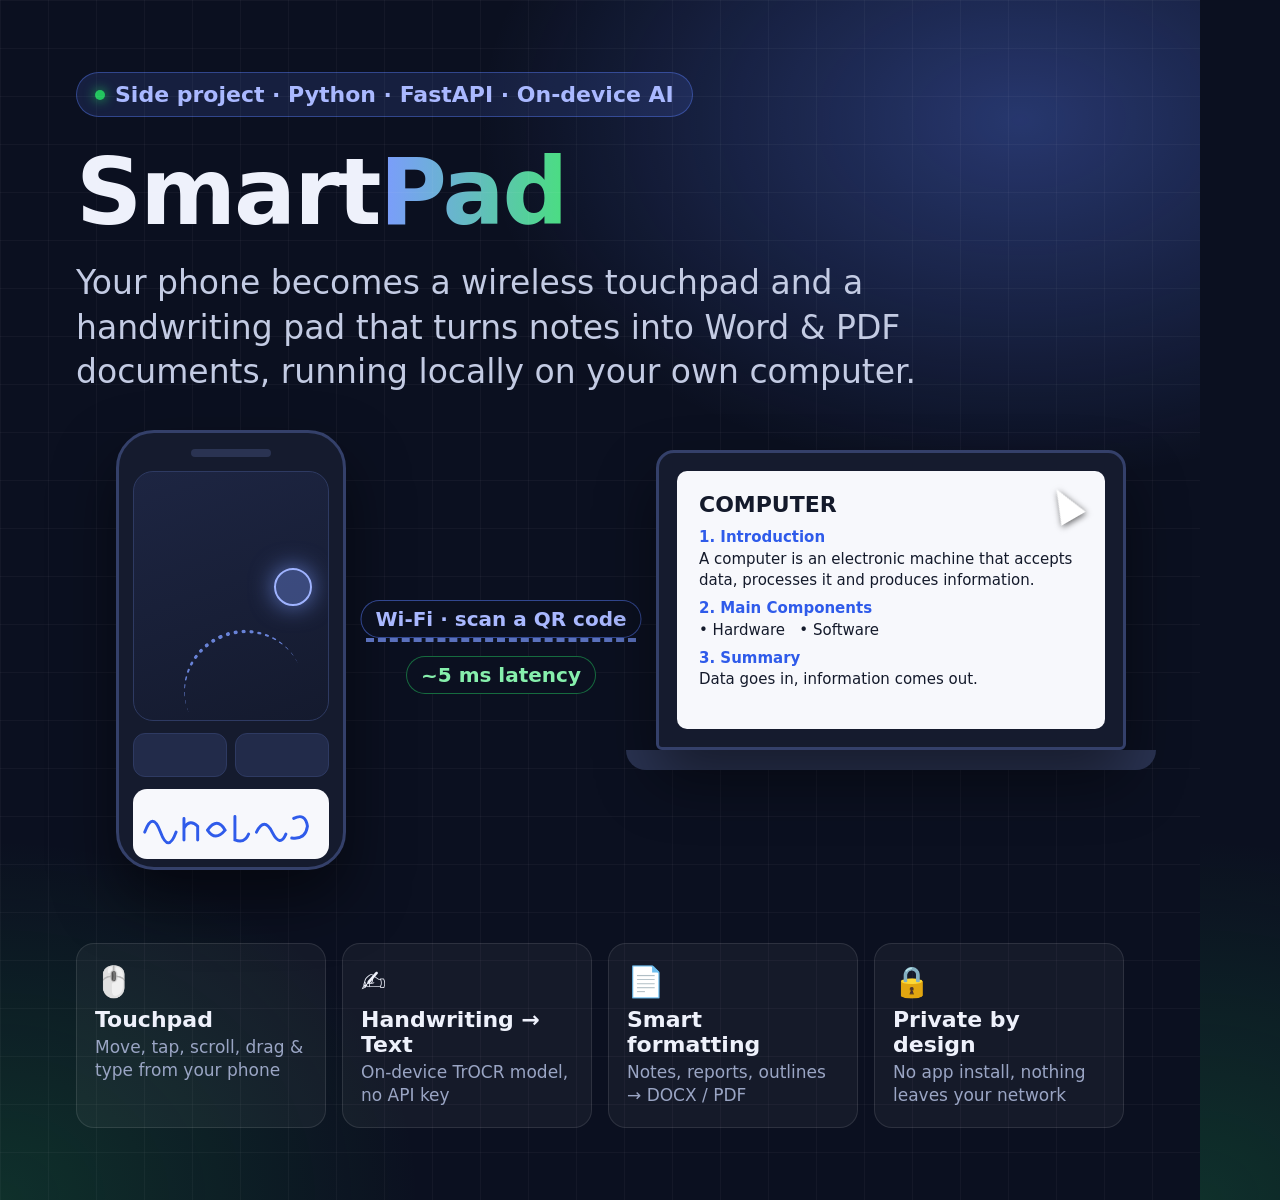
<file: smartpad/linkedin/smartpad-linkedin.html>
<!doctype html>
<html lang="en">
<head>
<meta charset="utf-8">
<title>SmartPad LinkedIn</title>
<style>
  * { box-sizing: border-box; margin: 0; padding: 0; }
  html, body { width: 1200px; height: 1200px; overflow: hidden; }
  body {
    font-family: "Segoe UI", system-ui, sans-serif;
    color: #eef1fb;
    background:
      radial-gradient(900px 600px at 85% 10%, rgba(91,127,255,.35), transparent 60%),
      radial-gradient(700px 600px at 0% 100%, rgba(34,197,94,.18), transparent 60%),
      #0b1020;
    padding: 72px 76px;
    position: relative;
  }
  .grid { position:absolute; inset:0; background-image: linear-gradient(rgba(255,255,255,.035) 1px, transparent 1px), linear-gradient(90deg, rgba(255,255,255,.035) 1px, transparent 1px); background-size: 48px 48px; pointer-events:none; }
  .tag { display:inline-flex; align-items:center; gap:10px; font-size:22px; font-weight:600; color:#a9b8ff; background:rgba(91,127,255,.14); border:1px solid rgba(91,127,255,.4); padding:9px 18px; border-radius:999px; }
  .tag i { width:10px; height:10px; border-radius:50%; background:#22c55e; box-shadow:0 0 12px #22c55e; }
  h1 { font-size: 92px; line-height: 1; letter-spacing: -2px; margin-top: 30px; font-weight: 800; }
  h1 span { background: linear-gradient(90deg,#7c9bff,#4ade80); -webkit-background-clip:text; background-clip:text; color:transparent; }
  .sub { font-size: 33px; line-height: 1.35; color:#c3cbe3; margin-top: 22px; max-width: 980px; }

  .stage { position:absolute; left:76px; right:76px; top:430px; height:440px; }
  /* phone */
  .phone { position:absolute; left:40px; top:0; width:230px; height:440px; border-radius:38px; background:#151b2e; border:3px solid #34406a; box-shadow:0 30px 60px rgba(0,0,0,.5); padding:16px 14px; }
  .notch { width:80px; height:8px; border-radius:6px; background:#2a3352; margin:0 auto 14px; }
  .pad { height:250px; border-radius:20px; background:linear-gradient(160deg,#1d2542,#141a2e); border:1px solid #2e3a62; position:relative; overflow:hidden; }
  .pad .trail { position:absolute; left:40px; top:160px; width:120px; height:70px; border-top:4px dotted rgba(124,155,255,.8); border-radius:60px 60px 0 0; transform:rotate(-24deg); }
  .pad .finger { position:absolute; left:140px; top:96px; width:38px; height:38px; border-radius:50%; background:rgba(124,155,255,.35); border:2px solid #9fb3ff; box-shadow:0 0 24px rgba(124,155,255,.7); }
  .btns { display:flex; gap:8px; margin-top:12px; } .btns div { flex:1; height:44px; border-radius:12px; background:#222b4a; border:1px solid #2e3a62; }
  .ink { margin-top:12px; height:70px; border-radius:14px; background:#f7f8fc; position:relative; overflow:hidden; }
  .ink svg { position:absolute; inset:0; }

  /* link */
  .link { position:absolute; left:290px; top:150px; width:270px; height:120px; }
  .link .line { position:absolute; left:0; right:0; top:58px; border-top:4px dashed rgba(124,155,255,.7); }
  .link .chip { position:absolute; left:50%; top:20px; transform:translateX(-50%); font-size:20px; font-weight:600; background:#0b1020; color:#a9b8ff; border:1px solid rgba(91,127,255,.5); padding:6px 14px; border-radius:999px; white-space:nowrap; }
  .link .chip2 { top:76px; color:#86efac; border-color:rgba(34,197,94,.5); }

  /* laptop */
  .laptop { position:absolute; left:580px; top:20px; width:470px; }
  .screen { height:300px; border-radius:18px 18px 6px 6px; background:#151b2e; border:3px solid #34406a; padding:18px; position:relative; box-shadow:0 30px 60px rgba(0,0,0,.45); }
  .doc { background:#f7f8fc; color:#141a2b; border-radius:10px; height:100%; padding:18px 22px; font-size:15px; line-height:1.45; }
  .doc b { display:block; font-size:22px; margin-bottom:6px; } .doc em { display:block; font-style:normal; font-weight:700; color:#2f5bea; margin-top:6px; }
  .cursor { position:absolute; right:44px; top:34px; width:0; height:0; border-left:14px solid transparent; border-right:14px solid transparent; border-bottom:34px solid #fff; transform:rotate(-30deg); filter:drop-shadow(0 2px 3px rgba(0,0,0,.6)); }
  .cursor::after { content:""; }
  .base { height:20px; margin:0 -30px; border-radius:0 0 22px 22px; background:#2a3352; }

  .features { position:absolute; left:76px; right:76px; bottom:72px; display:grid; grid-template-columns:repeat(4,1fr); gap:16px; }
  .f { background:rgba(255,255,255,.045); border:1px solid rgba(255,255,255,.1); border-radius:18px; padding:20px 18px; }
  .f .ic { font-size:30px; } .f b { display:block; font-size:22px; margin-top:8px; } .f small { display:block; font-size:17px; color:#9aa5c4; margin-top:4px; line-height:1.35; }
</style>
</head>
<body>
  <div class="grid"></div>
  <div class="tag"><i></i> Side project · Python · FastAPI · On-device AI</div>
  <h1>Smart<span>Pad</span></h1>
  <p class="sub">Your phone becomes a wireless touchpad and a handwriting pad that turns notes into Word &amp; PDF documents, running locally on your own computer.</p>

  <div class="stage">
    <div class="phone">
      <div class="notch"></div>
      <div class="pad"><div class="trail"></div><div class="finger"></div></div>
      <div class="btns"><div></div><div></div></div>
      <div class="ink">
        <svg viewBox="0 0 200 70"><path d="M12 44 q8 -22 16 0 t16 0 M52 30 v22 M52 40 q6 -10 14 -2 v14 M76 42 q10 -14 18 0 q-10 12 -18 0 M104 28 v24 q10 4 14 -6 M126 44 q8 -16 16 0 t14 2 M164 30 q12 -6 14 8 q-2 14 -16 12" fill="none" stroke="#2f5bea" stroke-width="3" stroke-linecap="round"/></svg>
      </div>
    </div>

    <div class="link">
      <div class="line"></div>
      <div class="chip">Wi-Fi · scan a QR code</div>
      <div class="chip chip2">~5 ms latency</div>
    </div>

    <div class="laptop">
      <div class="screen">
        <div class="doc">
          <b>COMPUTER</b>
          <em>1. Introduction</em>
          A computer is an electronic machine that accepts data, processes it and produces information.
          <em>2. Main Components</em>
          • Hardware &nbsp; • Software
          <em>3. Summary</em>
          Data goes in, information comes out.
        </div>
        <div class="cursor"></div>
      </div>
      <div class="base"></div>
    </div>
  </div>

  <div class="features">
    <div class="f"><div class="ic">🖱️</div><b>Touchpad</b><small>Move, tap, scroll, drag &amp; type from your phone</small></div>
    <div class="f"><div class="ic">✍️</div><b>Handwriting → Text</b><small>On-device TrOCR model, no API key</small></div>
    <div class="f"><div class="ic">📄</div><b>Smart formatting</b><small>Notes, reports, outlines → DOCX / PDF</small></div>
    <div class="f"><div class="ic">🔒</div><b>Private by design</b><small>No app install, nothing leaves your network</small></div>
  </div>
</body>
</html>
</file>
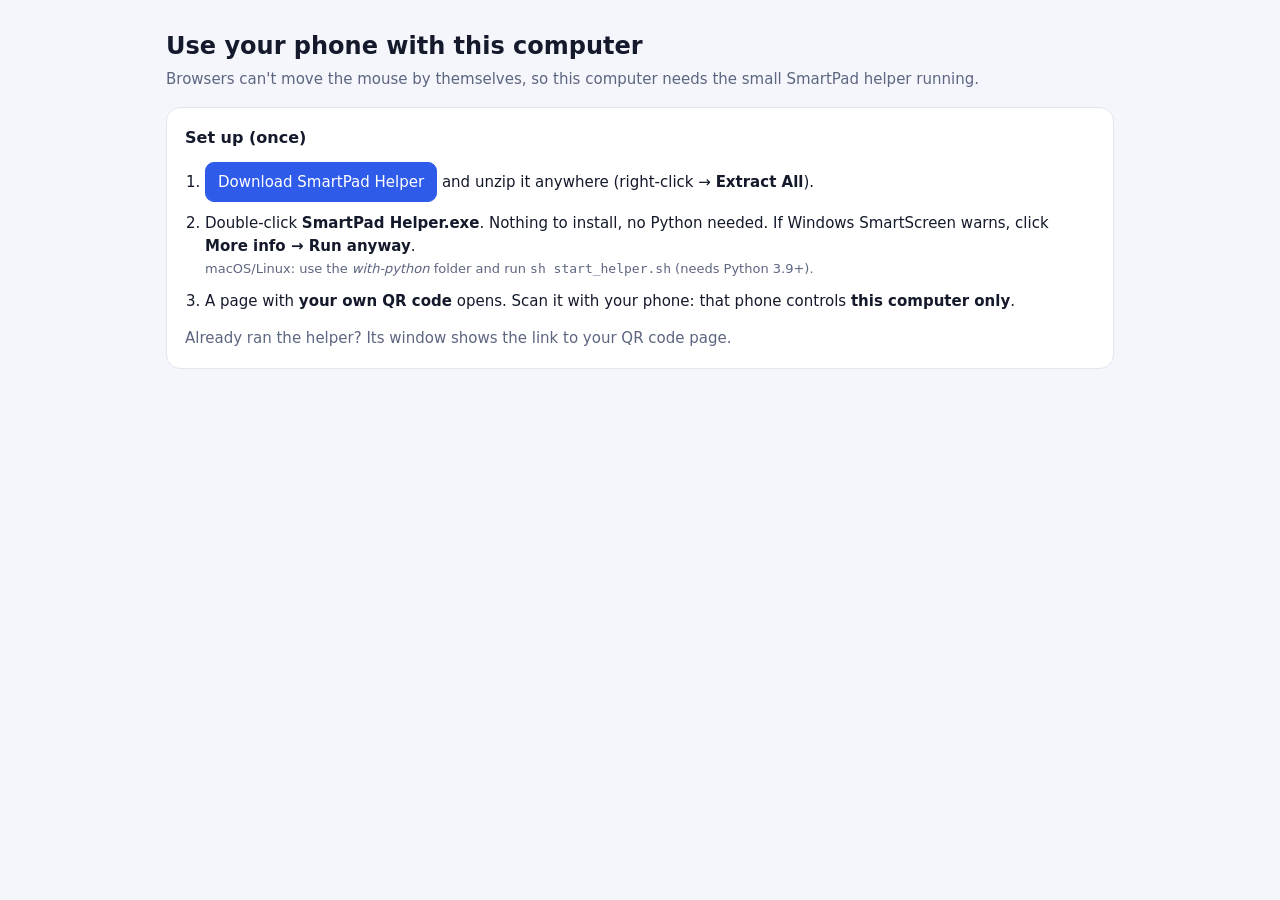
<file: smartpad/web/connect.html>
<!doctype html>
<html lang="en">
<head>
  <meta charset="utf-8">
  <meta name="viewport" content="width=device-width, initial-scale=1">
  <title>SmartPad · This Computer</title>
  <link rel="icon" href="/static/icon.svg" type="image/svg+xml">
  <style>
    :root { --bg:#f4f6fb; --surface:#fff; --text:#141a2b; --muted:#5d6680; --line:#e2e6f0; --primary:#2f5bea; --ok:#16a34a; --bad:#dc2626; color-scheme: light dark; }
    @media (prefers-color-scheme: dark) { :root { --bg:#0f1320; --surface:#181e2e; --text:#e7ebf5; --muted:#96a0ba; --line:#283049; --primary:#5b7fff; } }
    * { box-sizing: border-box; }
    body { margin:0; font:15px/1.5 system-ui, "Segoe UI", Roboto, sans-serif; background:var(--bg); color:var(--text); }
    .wrap { max-width:980px; margin:0 auto; padding:28px 16px; display:grid; gap:16px; grid-template-columns: minmax(0,1fr); }
    @media (min-width:820px) { .wrap.paired { grid-template-columns: 360px minmax(0,1fr); } header { grid-column:1/-1; } }
    header h1 { margin:0; font-size:24px; } header p { margin:4px 0 0; color:var(--muted); }
    .card { background:var(--surface); border:1px solid var(--line); border-radius:14px; padding:18px; }
    .card h2 { margin:0 0 12px; font-size:16px; }
    .qr { background:#fff; border-radius:10px; padding:10px; } .qr svg { width:100%; height:auto; display:block; }
    .url { font-family:ui-monospace,Consolas,monospace; font-size:12.5px; word-break:break-all; color:var(--muted); margin-top:10px; }
    .code { font-family:ui-monospace,Consolas,monospace; font-size:15px; background:var(--bg); border:1px solid var(--line); padding:6px 10px; border-radius:8px; display:inline-block; user-select:all; word-break:break-all; }
    select, button, .btn { font:inherit; padding:8px 12px; border-radius:9px; border:1px solid var(--line); background:var(--bg); color:var(--text); text-decoration:none; display:inline-block; cursor:pointer; }
    .btn.primary { background:var(--primary); border-color:var(--primary); color:#fff; }
    table { width:100%; border-collapse:collapse; } td, th { text-align:left; padding:8px 6px; border-bottom:1px solid var(--line); font-size:14px; } th { color:var(--muted); font-weight:600; }
    .dot { display:inline-block; width:9px; height:9px; border-radius:50%; background:var(--ok); margin-right:6px; }
    .kv { display:grid; grid-template-columns:auto 1fr; gap:6px 14px; margin:0; } .kv dt { color:var(--muted); } .kv dd { margin:0; }
    .muted { color:var(--muted); } .bad { color:var(--bad); } .ok { color:var(--ok); }
    .row { display:flex; gap:8px; align-items:center; flex-wrap:wrap; margin-top:12px; }
    ol.steps { margin:0; padding-left:20px; display:grid; gap:10px; }
    [hidden] { display:none !important; }
  </style>
</head>
<body>
  <!-- Not set up yet: download the helper -->
  <div class="wrap" id="setup">
    <header>
      <h1>Use your phone with this computer</h1>
      <p>Browsers can't move the mouse by themselves, so this computer needs the small SmartPad helper running.</p>
    </header>
    <section class="card">
      <h2>Set up (once)</h2>
      <ol class="steps">
        <li><a class="btn primary" href="/agent/download">Download SmartPad Helper</a> and unzip it anywhere (right-click → <b>Extract All</b>).</li>
        <li>Double-click <b>SmartPad Helper.exe</b>. Nothing to install, no Python needed. If Windows SmartScreen warns, click <b>More info → Run anyway</b>.<br>
          <span class="muted" style="font-size:13px">macOS/Linux: use the <i>with-python</i> folder and run <code>sh start_helper.sh</code> (needs Python 3.9+).</span></li>
        <li>A page with <b>your own QR code</b> opens. Scan it with your phone: that phone controls <b>this computer only</b>.</li>
      </ol>
      <p class="muted" id="setupHint" style="margin-bottom:0">Already ran the helper? Its window shows the link to your QR code page.</p>
    </section>
  </div>

  <!-- Helper running: this computer's own QR code -->
  <div class="wrap paired" id="paired" hidden>
    <header>
      <h1 id="title">SmartPad for this computer</h1>
      <p>Scan the QR code with your phone's camera. The phone will control <b id="pcName">this computer</b> only.</p>
    </header>
    <section class="card">
      <h2>Pair your phone</h2>
      <div class="qr" id="qr"></div>
      <div class="url" id="url"></div>
      <div class="row">
        <select id="ipSelect" title="Server address"></select>
        <button id="rotate">New pairing code</button>
      </div>
      <p class="muted" style="font-size:13px;margin-bottom:0">Pairing code (if you typed the address manually): <span class="code" id="code"></span></p>
    </section>
    <div style="display:grid;gap:16px;align-content:start">
      <section class="card">
        <h2>Phones controlling this computer <span class="muted" id="devCount"></span></h2>
        <table><thead><tr><th>Device</th><th>Address</th><th>Latency</th><th>Events</th><th>Connected</th></tr></thead>
          <tbody id="devices"><tr><td colspan="5" class="muted">No phone connected yet.</td></tr></tbody></table>
      </section>
      <section class="card">
        <h2>Status</h2>
        <dl class="kv">
          <dt>Helper</dt><dd id="helper"></dd>
          <dt>Mouse control</dt><dd id="input"></dd>
          <dt>Server</dt><dd id="server" class="ok">● online</dd>
        </dl>
        <p class="muted" style="font-size:13px;margin-bottom:0">Exports you save “on the computer” go to <b>Documents\SmartPad</b> on this computer.</p>
      </section>
    </div>
  </div>
<script>
(() => {
  const $ = (s) => document.querySelector(s);
  const ls = { get(k) { try { return localStorage.getItem(k); } catch { return null; } }, set(k, v) { try { localStorage.setItem(k, v); } catch {} }, del(k) { try { localStorage.removeItem(k); } catch {} } };
  const m = location.hash.match(/key=([\w-]+)/);
  let key = m ? m[1] : ls.get("smartpad_host_key");
  if (m) { ls.set("smartpad_host_key", key); history.replaceState(null, "", location.pathname); }
  let data = null, selected = 0;
  const ago = (t) => { const s = Math.round(Date.now() / 1000 - t); return s < 60 ? `${s}s` : `${Math.floor(s / 60)}m ${s % 60}s`; };
  const esc = (s) => String(s ?? "").replace(/[&<>"]/g, (c) => ({ "&": "&amp;", "<": "&lt;", ">": "&gt;", '"': "&quot;" }[c]));

  function renderQR() {
    const u = data.urls[selected] || data.urls[0];
    $("#qr").innerHTML = u.qr;
    $("#url").textContent = u.url;
    $("#code").textContent = u.url.split("#pair=")[1];
  }
  async function load() {
    if (!key) return;
    try {
      const r = await fetch("/api/host/status", { cache: "no-store", headers: { "X-SmartPad-Host-Key": key } });
      if (r.status === 401) { ls.del("smartpad_host_key"); key = null; $("#paired").hidden = true; $("#setup").hidden = false; $("#setupHint").textContent = "This computer isn't registered any more. Start the helper again."; return; }
      if (!r.ok) throw new Error(r.status);
      const prevUrl = data && data.urls[selected] && data.urls[selected].url;
      data = await r.json();
      $("#setup").hidden = true; $("#paired").hidden = false;
      $("#server").className = "ok"; $("#server").textContent = "● online";
      $("#title").textContent = `SmartPad for ${data.host.name}`;
      $("#pcName").textContent = data.host.name;
      document.title = `SmartPad · ${data.host.name}`;
      const opts = data.urls.map((u, i) => `<option value="${i}">${esc(u.ip)}</option>`).join("");
      if ($("#ipSelect").innerHTML !== opts) $("#ipSelect").innerHTML = opts;
      $("#ipSelect").value = selected;
      if (!prevUrl || prevUrl !== (data.urls[selected] || {}).url) renderQR();
      const devs = data.devices;
      $("#devCount").textContent = devs.length ? `(${devs.length})` : "";
      $("#devices").innerHTML = devs.length
        ? devs.map((d) => `<tr><td><span class="dot"></span>${esc(d.name)}</td><td>${esc(d.ip)}</td><td>${d.latency_ms == null ? "–" : d.latency_ms + " ms"}</td><td>${d.events}</td><td>${ago(d.since)}</td></tr>`).join("")
        : `<tr><td colspan="5" class="muted">No phone connected yet.</td></tr>`;
      $("#helper").innerHTML = data.host.online ? '<span class="ok">● running</span>' : '<span class="bad">● not running — start “Start SmartPad Helper” again</span>';
      $("#input").innerHTML = !data.host.online ? '<span class="muted">–</span>' : data.host.input_control ? '<span class="ok">Enabled</span>' : `<span class="bad">Disabled</span> ${esc(data.host.input_error || "")}`;
    } catch (e) {
      $("#server").className = "bad"; $("#server").textContent = "● SmartPad server not reachable";
    }
  }
  $("#ipSelect").onchange = (e) => { selected = +e.target.value; renderQR(); };
  $("#rotate").onclick = async () => {
    if (!confirm("Create a new pairing code? Phones connected to this computer will be disconnected and must scan again.")) return;
    await fetch("/api/host/rotate", { method: "POST", headers: { "X-SmartPad-Host-Key": key } });
    data = null; load();
  };
  load();
  setInterval(load, 1500);
})();
</script>
</body>
</html>
</file>
